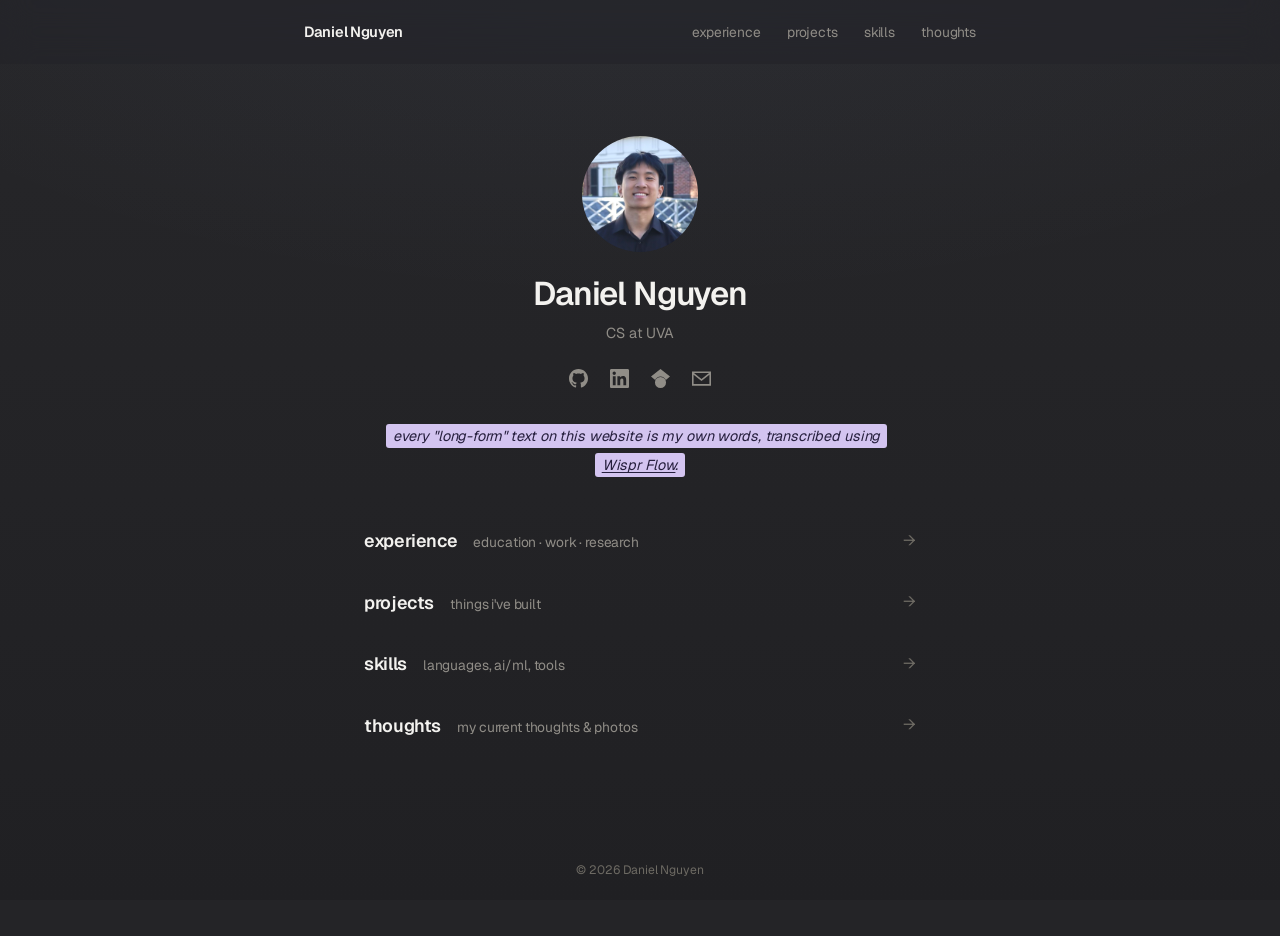
<file: index.html>
<!DOCTYPE html>
<html lang="en">
<head>
    <meta charset="UTF-8">
    <meta name="viewport" content="width=device-width, initial-scale=1.0">
    <title>Daniel Nguyen</title>
    <link rel="preconnect" href="https://fonts.googleapis.com">
    <link rel="preconnect" href="https://fonts.gstatic.com" crossorigin>
    <link href="https://fonts.googleapis.com/css2?family=Geist:wght@400;500;600&display=swap" rel="stylesheet">
    <link rel="stylesheet" href="style.css">
</head>
<body>
    <header class="topbar scrolled">
        <div class="topbar-inner">
            <a href="index.html" class="wordmark">Daniel Nguyen</a>
            <nav>
                <a href="experience.html">experience</a>
                <a href="projects.html">projects</a>
                <a href="skills.html">skills</a>
                <a href="blog.html">thoughts</a>
            </nav>
        </div>
    </header>

    <main class="page" style="max-width:600px;">
        <div class="panel reveal">
            <div class="head">
                <img src="profile.jpg" alt="Daniel Nguyen" class="avatar">
                <h1>Daniel Nguyen</h1>
                <p class="tag">CS at UVA</p>
                <div class="social">
                    <a href="https://github.com/nguyenvdan" target="_blank" rel="noopener" aria-label="GitHub">
                        <svg viewBox="0 0 24 24" aria-hidden="true"><path d="M12 0c-6.626 0-12 5.373-12 12 0 5.302 3.438 9.8 8.207 11.387.599.111.793-.261.793-.577v-2.234c-3.338.726-4.033-1.416-4.033-1.416-.546-1.387-1.333-1.756-1.333-1.756-1.089-.745.083-.729.083-.729 1.205.084 1.839 1.237 1.839 1.237 1.07 1.834 2.807 1.304 3.492.997.107-.775.418-1.305.762-1.604-2.665-.305-5.467-1.334-5.467-5.931 0-1.311.469-2.381 1.236-3.221-.124-.303-.535-1.524.117-3.176 0 0 1.008-.322 3.301 1.23.957-.266 1.983-.399 3.003-.404 1.02.005 2.047.138 3.006.404 2.291-1.552 3.297-1.23 3.297-1.23.653 1.653.242 2.874.118 3.176.77.84 1.235 1.911 1.235 3.221 0 4.609-2.807 5.624-5.479 5.921.43.372.823 1.102.823 2.222v3.293c0 .319.192.694.801.576 4.765-1.589 8.199-6.086 8.199-11.386 0-6.627-5.373-12-12-12z"/></svg>
                    </a>
                    <a href="https://www.linkedin.com/in/nguyendaniel24/" target="_blank" rel="noopener" aria-label="LinkedIn">
                        <svg viewBox="0 0 24 24" aria-hidden="true"><path d="M20.447 20.452h-3.554v-5.569c0-1.328-.027-3.037-1.852-3.037-1.853 0-2.136 1.445-2.136 2.939v5.667H9.351V9h3.414v1.561h.046c.477-.9 1.637-1.85 3.37-1.85 3.601 0 4.267 2.37 4.267 5.455v6.286zM5.337 7.433c-1.144 0-2.063-.926-2.063-2.065 0-1.138.92-2.063 2.063-2.063 1.14 0 2.064.925 2.064 2.063 0 1.139-.925 2.065-2.064 2.065zm1.782 13.019H3.555V9h3.564v11.452zM22.225 0H1.771C.792 0 0 .774 0 1.729v20.542C0 23.227.792 24 1.771 24h20.451C23.2 24 24 23.227 24 22.271V1.729C24 .774 23.2 0 22.222 0h.003z"/></svg>
                    </a>
                    <a href="https://scholar.google.com/citations?hl=en&amp;view_op=list_works&amp;user=AmJxU-oAAAAJ" target="_blank" rel="noopener" aria-label="Google Scholar">
                        <svg viewBox="0 0 24 24" aria-hidden="true"><path d="M5.242 13.769L0 9.5 12 0l12 9.5-5.242 4.269C17.548 11.249 14.978 9.5 12 9.5c-2.977 0-5.547 1.748-6.758 4.269zM12 10a7 7 0 1 0 0 14 7 7 0 0 0 0-14z"/></svg>
                    </a>
                    <a href="mailto:wjn9xd@virginia.edu" aria-label="Email">
                        <svg viewBox="0 0 24 24" aria-hidden="true"><path d="M0 3v18h24V3H0zm21.518 2L12 12.713 2.482 5h19.036zM2 19V7.183l10 8.104 10-8.104V19H2z"/></svg>
                    </a>
                </div>

                <p class="wispr"><span class="hl">every "long-form" text on this website is my own words, transcribed using <a href="https://wisprflow.ai" target="_blank" rel="noopener">Wispr Flow</a>.</span></p>
            </div>

            <div class="divider"></div>

            <a class="sxn" href="experience.html">
                <span class="sxn-title">experience</span>
                <span class="sxn-desc">education · work · research</span>
                <span class="sxn-arrow">→</span>
            </a>
            <a class="sxn" href="projects.html">
                <span class="sxn-title">projects</span>
                <span class="sxn-desc">things i've built</span>
                <span class="sxn-arrow">→</span>
            </a>
            <a class="sxn" href="skills.html">
                <span class="sxn-title">skills</span>
                <span class="sxn-desc">languages, ai/ml, tools</span>
                <span class="sxn-arrow">→</span>
            </a>
            <a class="sxn" href="blog.html">
                <span class="sxn-title">thoughts</span>
                <span class="sxn-desc">my current thoughts &amp; photos</span>
                <span class="sxn-arrow">→</span>
            </a>
        </div>
    </main>

    <footer>
        <div class="footer-inner">© 2026 Daniel Nguyen</div>
    </footer>

    <script>
        const obs = new IntersectionObserver((entries) => {
            entries.forEach(e => { if (e.isIntersecting) { e.target.classList.add('in'); obs.unobserve(e.target); } });
        }, { threshold: 0.04 });
        document.querySelectorAll('.reveal').forEach(el => obs.observe(el));
    </script>
    <script src="cursor.js"></script>
</body>
</html>
</file>
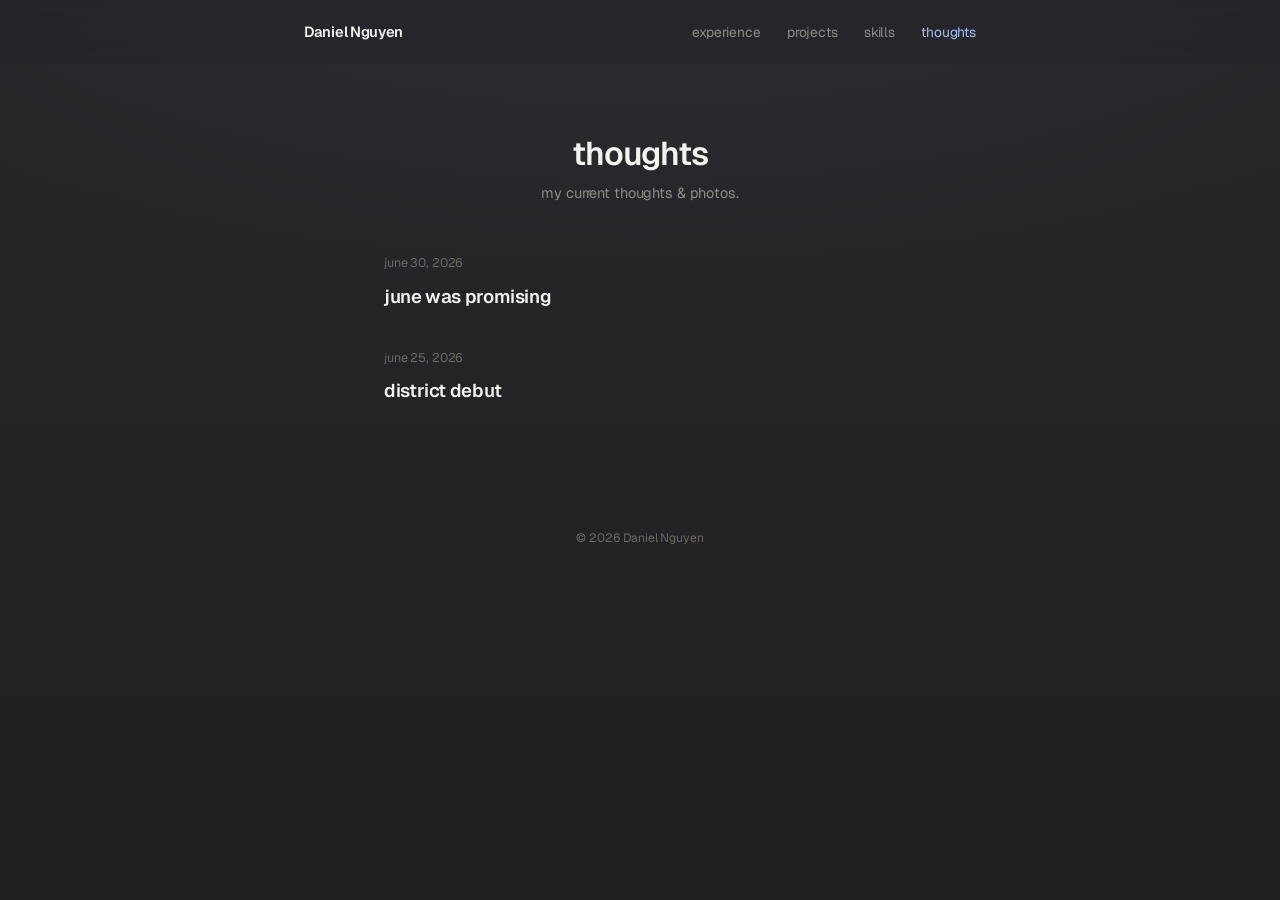
<file: blog.html>
<!DOCTYPE html>
<html lang="en">
<head>
    <meta charset="UTF-8">
    <meta name="viewport" content="width=device-width, initial-scale=1.0">
    <title>Thoughts – Daniel Nguyen</title>
    <link rel="preconnect" href="https://fonts.googleapis.com">
    <link rel="preconnect" href="https://fonts.gstatic.com" crossorigin>
    <link href="https://fonts.googleapis.com/css2?family=Geist:wght@400;500;600&display=swap" rel="stylesheet">
    <link rel="stylesheet" href="style.css">
</head>
<body>
    <header class="topbar scrolled">
        <div class="topbar-inner">
            <a href="index.html" class="wordmark">Daniel Nguyen</a>
            <nav>
                <a href="experience.html">experience</a>
                <a href="projects.html">projects</a>
                <a href="skills.html">skills</a>
                <a href="blog.html" class="active">thoughts</a>
            </nav>
        </div>
    </header>

    <main class="page" style="max-width:560px;">
        <div class="panel reveal">
            <div class="head">
                <h1>thoughts</h1>
                <p class="tag">my current thoughts &amp; photos.</p>
            </div>

            <div class="divider"></div>

            <!--
              To add an entry, copy this block and edit it:

              <a class="post" href="#">
                  <div class="date">2026 · 06 · 18</div>
                  <div class="title">Your entry title here</div>
              </a>
            -->
            <a class="post" href="june-was-promising.html">
                <div class="date">june 30, 2026</div>
                <div class="title">june was promising</div>
            </a>
            <a class="post" href="district-debut.html">
                <div class="date">june 25, 2026</div>
                <div class="title">district debut</div>
            </a>
        </div>
    </main>

    <footer>
        <div class="footer-inner">© 2026 Daniel Nguyen</div>
    </footer>

    <script>
        const obs = new IntersectionObserver((entries) => {
            entries.forEach(e => { if (e.isIntersecting) { e.target.classList.add('in'); obs.unobserve(e.target); } });
        }, { threshold: 0.04 });
        document.querySelectorAll('.reveal').forEach(el => obs.observe(el));
    </script>
    <script src="cursor.js"></script>
</body>
</html>
</file>
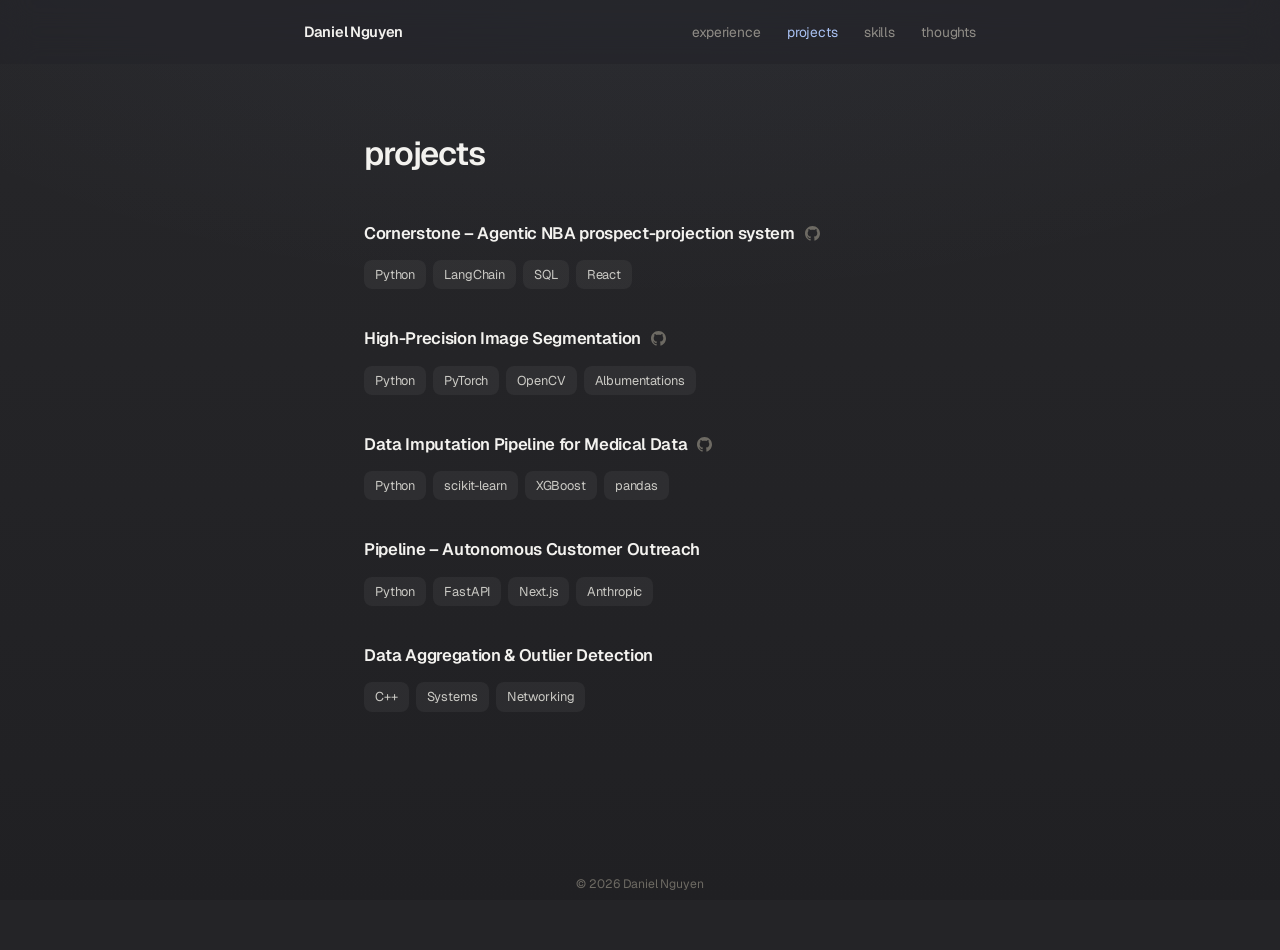
<file: projects.html>
<!DOCTYPE html>
<html lang="en">
<head>
    <meta charset="UTF-8">
    <meta name="viewport" content="width=device-width, initial-scale=1.0">
    <title>Projects – Daniel Nguyen</title>
    <link rel="preconnect" href="https://fonts.googleapis.com">
    <link rel="preconnect" href="https://fonts.gstatic.com" crossorigin>
    <link href="https://fonts.googleapis.com/css2?family=Geist:wght@400;500;600&display=swap" rel="stylesheet">
    <link rel="stylesheet" href="style.css">
</head>
<body>
    <header class="topbar scrolled">
        <div class="topbar-inner">
            <a href="index.html" class="wordmark">Daniel Nguyen</a>
            <nav>
                <a href="experience.html">experience</a>
                <a href="projects.html" class="active">projects</a>
                <a href="skills.html">skills</a>
                <a href="blog.html">thoughts</a>
            </nav>
        </div>
    </header>

    <main class="page" style="max-width:600px;">
        <div class="panel reveal">
            <div class="head" style="text-align:left;margin-bottom:20px;">
                <h1>projects</h1>
            </div>
            <div class="divider"></div>

            <div class="block">
                <a class="proj-item" href="https://github.com/nguyenvdan/cornerstone" target="_blank" rel="noopener">
                    <div class="proj-name">Cornerstone – Agentic NBA prospect-projection system<svg class="gh-icon" viewBox="0 0 24 24" aria-hidden="true"><path d="M12 0c-6.626 0-12 5.373-12 12 0 5.302 3.438 9.8 8.207 11.387.599.111.793-.261.793-.577v-2.234c-3.338.726-4.033-1.416-4.033-1.416-.546-1.387-1.333-1.756-1.333-1.756-1.089-.745.083-.729.083-.729 1.205.084 1.839 1.237 1.839 1.237 1.07 1.834 2.807 1.304 3.492.997.107-.775.418-1.305.762-1.604-2.665-.305-5.467-1.334-5.467-5.931 0-1.311.469-2.381 1.236-3.221-.124-.303-.535-1.524.117-3.176 0 0 1.008-.322 3.301 1.23.957-.266 1.983-.399 3.003-.404 1.02.005 2.047.138 3.006.404 2.291-1.552 3.297-1.23 3.297-1.23.653 1.653.242 2.874.118 3.176.77.84 1.235 1.911 1.235 3.221 0 4.609-2.807 5.624-5.479 5.921.43.372.823 1.102.823 2.222v3.293c0 .319.192.694.801.576 4.765-1.589 8.199-6.086 8.199-11.386 0-6.627-5.373-12-12-12z"/></svg></div>
                    <div class="tags"><span>Python</span><span>LangChain</span><span>SQL</span><span>React</span></div>
                </a>
                <a class="proj-item" href="https://github.com/nguyenvdan/DL-High-Precision-Image-Segmentation" target="_blank" rel="noopener">
                    <div class="proj-name">High-Precision Image Segmentation<svg class="gh-icon" viewBox="0 0 24 24" aria-hidden="true"><path d="M12 0c-6.626 0-12 5.373-12 12 0 5.302 3.438 9.8 8.207 11.387.599.111.793-.261.793-.577v-2.234c-3.338.726-4.033-1.416-4.033-1.416-.546-1.387-1.333-1.756-1.333-1.756-1.089-.745.083-.729.083-.729 1.205.084 1.839 1.237 1.839 1.237 1.07 1.834 2.807 1.304 3.492.997.107-.775.418-1.305.762-1.604-2.665-.305-5.467-1.334-5.467-5.931 0-1.311.469-2.381 1.236-3.221-.124-.303-.535-1.524.117-3.176 0 0 1.008-.322 3.301 1.23.957-.266 1.983-.399 3.003-.404 1.02.005 2.047.138 3.006.404 2.291-1.552 3.297-1.23 3.297-1.23.653 1.653.242 2.874.118 3.176.77.84 1.235 1.911 1.235 3.221 0 4.609-2.807 5.624-5.479 5.921.43.372.823 1.102.823 2.222v3.293c0 .319.192.694.801.576 4.765-1.589 8.199-6.086 8.199-11.386 0-6.627-5.373-12-12-12z"/></svg></div>
                    <div class="tags"><span>Python</span><span>PyTorch</span><span>OpenCV</span><span>Albumentations</span></div>
                </a>
                <a class="proj-item" href="https://github.com/nguyenvdan/dataimputemed" target="_blank" rel="noopener">
                    <div class="proj-name">Data Imputation Pipeline for Medical Data<svg class="gh-icon" viewBox="0 0 24 24" aria-hidden="true"><path d="M12 0c-6.626 0-12 5.373-12 12 0 5.302 3.438 9.8 8.207 11.387.599.111.793-.261.793-.577v-2.234c-3.338.726-4.033-1.416-4.033-1.416-.546-1.387-1.333-1.756-1.333-1.756-1.089-.745.083-.729.083-.729 1.205.084 1.839 1.237 1.839 1.237 1.07 1.834 2.807 1.304 3.492.997.107-.775.418-1.305.762-1.604-2.665-.305-5.467-1.334-5.467-5.931 0-1.311.469-2.381 1.236-3.221-.124-.303-.535-1.524.117-3.176 0 0 1.008-.322 3.301 1.23.957-.266 1.983-.399 3.003-.404 1.02.005 2.047.138 3.006.404 2.291-1.552 3.297-1.23 3.297-1.23.653 1.653.242 2.874.118 3.176.77.84 1.235 1.911 1.235 3.221 0 4.609-2.807 5.624-5.479 5.921.43.372.823 1.102.823 2.222v3.293c0 .319.192.694.801.576 4.765-1.589 8.199-6.086 8.199-11.386 0-6.627-5.373-12-12-12z"/></svg></div>
                    <div class="tags"><span>Python</span><span>scikit-learn</span><span>XGBoost</span><span>pandas</span></div>
                </a>
                <a class="proj-item" href="#">
                    <div class="proj-name">Pipeline – Autonomous Customer Outreach</div>
                    <div class="tags"><span>Python</span><span>FastAPI</span><span>Next.js</span><span>Anthropic</span></div>
                </a>
                <a class="proj-item" href="#">
                    <div class="proj-name">Data Aggregation &amp; Outlier Detection</div>
                    <div class="tags"><span>C++</span><span>Systems</span><span>Networking</span></div>
                </a>
            </div>
        </div>
    </main>

    <footer>
        <div class="footer-inner">© 2026 Daniel Nguyen</div>
    </footer>

    <script>
        const obs = new IntersectionObserver((entries) => {
            entries.forEach(e => { if (e.isIntersecting) { e.target.classList.add('in'); obs.unobserve(e.target); } });
        }, { threshold: 0.04 });
        document.querySelectorAll('.reveal').forEach(el => obs.observe(el));
    </script>
    <script src="cursor.js"></script>
</body>
</html>
</file>
<file: style.css>
/* ============================================================
   Daniel Nguyen — seamless, sans, quiet
   warm charcoal · Geist · no lines · minimal motion
   ============================================================ */
:root {
    --bg: #242427;
    --bg-2: #202023;
    --ink: #f3f2ef;
    --ink-soft: #cbcac5;
    --muted: #908d87;
    --faint: #6d6a63;

    --accent: #a9c1f2;

    --surface: rgba(255, 255, 255, 0.05);
    --surface-hover: rgba(255, 255, 255, 0.09);

    --sans: 'Geist', -apple-system, BlinkMacSystemFont, 'Segoe UI', Helvetica, Arial, sans-serif;

    --maxw: 720px;
    --pad: 24px;
    --r-md: 12px;
    --r-sm: 8px;
    --ease: cubic-bezier(0.22, 0.61, 0.36, 1);
}

* { margin: 0; padding: 0; box-sizing: border-box; }
html { scroll-behavior: smooth; -webkit-text-size-adjust: 100%; }

body {
    font-family: var(--sans);
    color: var(--ink-soft);
    line-height: 1.65;
    font-size: 16px;
    letter-spacing: -0.008em;
    -webkit-font-smoothing: antialiased;
    text-rendering: optimizeLegibility;
    min-height: 100vh;
    background-color: var(--bg);
}

::selection { background: var(--accent); color: #17181c; }

/* seamless depth — a soft, continuous wash (no lines) */
body::before {
    content: '';
    position: fixed;
    inset: 0;
    z-index: -1;
    pointer-events: none;
    background:
        radial-gradient(130% 80% at 50% -10%, rgba(169, 193, 242, 0.05), transparent 55%),
        linear-gradient(180deg, #262629 0%, var(--bg) 40%, var(--bg-2) 100%);
}

a { color: inherit; }
:focus-visible { outline: 2px solid var(--accent); outline-offset: 3px; border-radius: 3px; }

/* Wispr Flow note */
.wispr { text-align: center; margin: 34px 0 2px; font-size: 0.9rem; line-height: 2; }
.hl {
    background: #d3c4f0;
    color: #261f3d;
    font-style: italic;
    padding: 3px 7px;
    border-radius: 3px;
    box-decoration-break: clone;
    -webkit-box-decoration-break: clone;
}
.hl a { color: inherit; text-decoration: underline; text-underline-offset: 2px; text-decoration-thickness: 1px; white-space: nowrap; }
.hl-blue {
    background: #bcd0f4;
    color: #1f2a48;
    font-weight: 600;
    padding: 3px 9px;
    border-radius: 3px;
    box-decoration-break: clone;
    -webkit-box-decoration-break: clone;
}

.cursor-glow { display: none; }

/* ---------- Top bar — frosted, no border ---------- */
.topbar {
    position: sticky;
    top: 0;
    z-index: 50;
    background: rgba(36, 36, 40, 0.6);
    backdrop-filter: blur(16px) saturate(140%);
    -webkit-backdrop-filter: blur(16px) saturate(140%);
}
.topbar-inner {
    max-width: var(--maxw);
    margin: 0 auto;
    padding: 20px var(--pad);
    display: flex;
    justify-content: space-between;
    align-items: center;
}
.wordmark {
    font-size: 0.92rem;
    font-weight: 600;
    letter-spacing: -0.02em;
    color: var(--ink);
    text-decoration: none;
    transition: color 0.2s var(--ease);
}
.wordmark:hover { color: var(--muted); }
.topbar nav { display: flex; gap: 26px; }
.topbar nav a {
    font-size: 0.86rem;
    color: var(--muted);
    text-decoration: none;
    transition: color 0.2s var(--ease);
}
.topbar nav a:hover { color: var(--ink); }
.topbar nav a.active { color: var(--accent); }

/* ---------- Page ---------- */
.page { max-width: var(--maxw); margin: 0 auto; padding: 72px var(--pad) 64px; }
.panel { padding: 0; }

/* ---------- Header (centered) ---------- */
.head { text-align: center; margin-bottom: 20px; }
.avatar {
    width: 116px;
    height: 116px;
    object-fit: cover;
    border-radius: 50%;
    display: block;
    margin: 0 auto 24px;
}
.head h1 { font-size: 2.05rem; font-weight: 600; letter-spacing: -0.035em; color: var(--ink); line-height: 1.08; }
.head .tag { font-size: 0.9rem; color: var(--muted); margin-top: 10px; }
.social { display: flex; justify-content: center; gap: 22px; margin-top: 24px; }
.social a { display: inline-flex; }
.social a svg { width: 19px; height: 19px; fill: var(--muted); transition: fill 0.2s var(--ease); }
.social a:hover svg { fill: var(--ink); }

/* no visible divider — just breathing room */
.divider { height: 0; margin: 30px 0; border: 0; }

/* ---------- Homepage hub ---------- */
.sxn {
    display: flex;
    align-items: baseline;
    gap: 16px;
    padding: 16px 0;
    text-decoration: none;
    color: inherit;
}
.sxn-title { font-size: 1.12rem; font-weight: 600; letter-spacing: -0.02em; color: var(--ink); transition: color 0.2s var(--ease); }
.sxn-desc { font-size: 0.86rem; color: var(--muted); }
.sxn-arrow { margin-left: auto; align-self: center; color: var(--faint); transition: color 0.2s var(--ease); }
.sxn:hover .sxn-title,
.sxn:hover .sxn-arrow { color: var(--accent); }

/* ---------- Two-column body ---------- */
.cols { display: grid; grid-template-columns: 1fr 1fr; gap: 4px 52px; align-items: start; }
.col { min-width: 0; }

/* ---------- Blocks ---------- */
.block { margin-bottom: 40px; }
.col .block:last-child { margin-bottom: 0; }
.block-label {
    font-size: 0.72rem;
    letter-spacing: 0.16em;
    text-transform: uppercase;
    color: var(--faint);
    font-weight: 500;
    margin-bottom: 16px;
}
.entry {
    display: flex;
    justify-content: space-between;
    align-items: baseline;
    gap: 20px;
    padding: 7px 0;
    text-decoration: none;
    color: inherit;
    transition: opacity 0.2s var(--ease);
}
a.entry:hover { opacity: 0.6; }
.e-main { min-width: 0; font-size: 0.95rem; line-height: 1.5; }
.entry .org { color: var(--ink); font-weight: 600; }
.entry .role { color: var(--muted); }
.entry .role::before { content: "  ·  "; color: var(--faint); }
.entry .yr, .entry .stack { flex-shrink: 0; white-space: nowrap; font-size: 0.82rem; color: var(--faint); }

.lnk { color: inherit; text-decoration: none; border-bottom: 1px solid rgba(255,255,255,0.18); transition: border-color 0.2s var(--ease); }
.lnk:hover { border-color: var(--accent); }

/* projects */
.proj-item { display: block; text-decoration: none; color: inherit; padding: 18px 0; }
.proj-name { font-size: 1.04rem; font-weight: 600; letter-spacing: -0.02em; color: var(--ink); margin-bottom: 13px; display: flex; align-items: center; transition: color 0.2s var(--ease); }
.proj-item:hover .proj-name { color: var(--accent); }
.gh-icon { width: 15px; height: 15px; fill: var(--faint); margin-left: 10px; flex-shrink: 0; transition: fill 0.2s var(--ease); }
.proj-item:hover .gh-icon { fill: var(--accent); }

/* tags — soft pills, no borders */
.tags { display: flex; flex-wrap: wrap; gap: 7px; }
.tags span {
    font-size: 0.8rem;
    color: var(--ink-soft);
    background: var(--surface);
    border-radius: var(--r-sm);
    padding: 4px 11px;
}

/* publications */
.pub { margin-bottom: 20px; max-width: 62ch; }
.pub:last-child { margin-bottom: 0; }
.pub-title { font-size: 0.96rem; font-weight: 500; color: var(--ink); line-height: 1.55; }
a.pub-title { text-decoration: none; border-bottom: 1px solid rgba(255,255,255,0.18); padding-bottom: 1px; transition: border-color 0.2s var(--ease); }
a.pub-title:hover { border-color: var(--accent); }
.pub-meta { font-size: 0.8rem; color: var(--faint); margin-top: 6px; }

/* ---------- Skills ---------- */
.skill-line { display: flex; gap: 18px; align-items: baseline; padding: 12px 0; }
.skill-k { flex-shrink: 0; width: 84px; font-size: 0.78rem; color: var(--muted); text-transform: lowercase; padding-top: 4px; }

/* coursework */
.coursework { margin-top: 44px; }
.course-label { font-size: 0.72rem; letter-spacing: 0.16em; text-transform: uppercase; font-weight: 500; color: var(--faint); display: block; }
.course-list { margin-top: 18px; list-style: none; padding: 0; display: grid; grid-template-columns: 1fr 1fr; gap: 2px 40px; }
.course-list li { font-size: 0.92rem; line-height: 1.5; color: var(--muted); padding: 6px 0; }
@media (max-width: 540px) { .course-list { grid-template-columns: 1fr; } }

.mail { font-size: 0.95rem; color: var(--ink); text-decoration: none; border-bottom: 1px solid rgba(255,255,255,0.18); transition: border-color 0.2s var(--ease); }
.mail:hover { border-color: var(--accent); }

/* ---------- Legacy stage / modal (kept safe) ---------- */
.stage { min-height: 100vh; display: flex; flex-direction: column; align-items: center; justify-content: center; text-align: center; padding: 64px 24px; }
.stage .avatar { margin: 0 0 24px; }
.stage h1 { font-size: 2rem; font-weight: 600; letter-spacing: -0.03em; color: var(--ink); }
.stage .tag { font-size: 0.88rem; color: var(--muted); margin-top: 8px; }
.nav-min { display: flex; flex-wrap: wrap; justify-content: center; gap: 24px; margin-top: 30px; }
.nav-min a, .nav-min button { font-family: inherit; font-size: 0.92rem; color: var(--muted); background: none; border: none; padding: 0; cursor: pointer; text-decoration: none; transition: color 0.2s var(--ease); }
.nav-min a:hover, .nav-min button:hover { color: var(--ink); }
.stage .social { margin-top: 28px; }
.actions { display: flex; flex-wrap: wrap; justify-content: center; gap: 10px; margin-top: 28px; }
.action-btn { font-family: inherit; font-size: 0.88rem; color: var(--ink-soft); background: var(--surface); border: none; border-radius: 11px; padding: 12px 22px; cursor: pointer; transition: background 0.2s var(--ease), color 0.2s var(--ease); }
.action-btn:hover { color: var(--ink); background: var(--surface-hover); }
.modal-overlay { position: fixed; inset: 0; z-index: 100; display: flex; align-items: center; justify-content: center; padding: 24px; background: rgba(6, 6, 9, 0.62); backdrop-filter: blur(7px); -webkit-backdrop-filter: blur(7px); opacity: 0; pointer-events: none; transition: opacity 0.25s var(--ease); }
.modal-overlay.open { opacity: 1; pointer-events: auto; }
.modal { position: relative; width: 100%; max-width: 520px; max-height: 82vh; overflow-y: auto; background: rgba(28, 28, 32, 0.96); backdrop-filter: blur(26px); -webkit-backdrop-filter: blur(26px); border-radius: 18px; padding: 38px 34px; }
.modal-title { font-size: 0.72rem; letter-spacing: 0.16em; text-transform: uppercase; color: var(--faint); font-weight: 500; margin-bottom: 24px; }
.modal-close { position: absolute; top: 18px; right: 18px; width: 32px; height: 32px; display: flex; align-items: center; justify-content: center; background: var(--surface); border: none; border-radius: 50%; color: var(--muted); font-size: 1.15rem; line-height: 1; cursor: pointer; transition: color 0.2s var(--ease), background 0.2s var(--ease); }
.modal-close:hover { color: var(--ink); background: var(--surface-hover); }

/* ---------- Blog ---------- */
.about-text { font-size: 1.4rem; font-weight: 600; letter-spacing: -0.02em; color: var(--ink); line-height: 1.3; }
.about-sub { font-size: 0.98rem; color: var(--muted); margin-top: 12px; }
.post { display: block; text-decoration: none; color: inherit; padding: 18px 0; }
.post .date { font-size: 0.78rem; color: var(--faint); margin-bottom: 7px; text-transform: lowercase; }
.post .title { font-size: 1.16rem; font-weight: 600; letter-spacing: -0.02em; color: var(--ink); transition: color 0.2s var(--ease); }
.post:hover .title { color: var(--accent); }
.empty { font-size: 0.92rem; color: var(--muted); text-align: center; padding: 8px 0; }

/* ---------- Journal entry ---------- */
.entry-head { margin-bottom: 56px; }
.entry-head .date { font-size: 0.8rem; color: var(--faint); text-transform: lowercase; letter-spacing: 0.02em; margin-bottom: 12px; }
.entry-head h1 { font-size: clamp(2rem, 5vw, 2.8rem); font-weight: 600; letter-spacing: -0.035em; color: var(--ink); line-height: 1.05; }
.entry-back { display: inline-block; margin-bottom: 28px; font-size: 0.84rem; color: var(--muted); text-decoration: none; transition: color 0.2s var(--ease); }
.entry-back:hover { color: var(--ink); }

.ph.feature { position: relative; }
.feature-overlay { position: absolute; left: 0; right: 0; top: 0; padding: 22px 26px 34px; text-align: left; background: linear-gradient(to bottom, rgba(0,0,0,0.78), rgba(0,0,0,0.3) 50%, transparent); pointer-events: none; }
.feature-overlay .entry-back { display: inline-block; margin-bottom: 12px; font-size: 0.82rem; color: rgba(255,255,255,0.85); pointer-events: auto; }
.feature-overlay .entry-back:hover { color: #fff; }
.feature-overlay .date { font-size: 0.75rem; color: rgba(255,255,255,0.82); text-transform: lowercase; letter-spacing: 0.05em; margin-bottom: 4px; }
.feature-overlay h1 { font-size: clamp(1.7rem, 3.6vw, 2.4rem); font-weight: 600; letter-spacing: -0.03em; line-height: 1.05; color: #fff; margin: 0; }

.entry-main { padding: 48px 0 96px; }
.entry-col { max-width: 1120px; margin: 0 auto; padding: 0 36px; }
.entry-body { max-width: 1120px; margin: 44px auto 0; padding: 0 36px; display: grid; grid-template-columns: 1.35fr 1fr; gap: 48px; align-items: start; }

.ph { margin: 0; border-radius: var(--r-md); overflow: hidden; background: var(--surface); cursor: zoom-in; }
.ph img { width: 100%; height: 100%; object-fit: cover; display: block; }
.ph.feature { aspect-ratio: 3 / 2; }
.ph.feature img { object-position: center 42%; }

.photos { position: sticky; top: 88px; align-self: start; }
.photo-row { display: grid; grid-template-columns: 1fr 1.4fr 1fr; gap: 8px; height: 250px; margin-top: 8px; }
.photo-row .ph { height: 100%; }
.photo-row .ph img { object-position: center 28%; }
.photo-row .ph:nth-child(2) img { object-position: center 48%; }

.text-col { display: flex; flex-direction: column; gap: 18px; }
.text-col p { font-size: 1.05rem; line-height: 1.8; color: var(--ink-soft); margin: 0; max-width: 68ch; }
.text-col strong { color: var(--ink); font-weight: 600; }
.note p { font-size: 1.02rem; line-height: 1.72; color: var(--ink-soft); }
.note.empty { color: var(--faint); font-style: italic; font-size: 0.9rem; padding: 8px 0; }

@media (max-width: 720px) {
    .entry-col, .entry-body { padding: 0 22px; }
    .entry-body { grid-template-columns: 1fr; gap: 22px; }
    .photos { position: static; }
    .photo-row { height: 32vw; max-height: 210px; }
}

@media (min-width: 721px) and (min-height: 600px) and (hover: hover) and (pointer: fine) {
    body.entry-page { height: 100vh; overflow: hidden; display: flex; flex-direction: column; }
    .entry-page .topbar { flex-shrink: 0; }
    .entry-page .entry-main { flex: 1; min-height: 0; display: flex; flex-direction: column; padding: 16px 0; }
    .entry-page .entry-col { flex-shrink: 0; width: 100%; }
    .entry-page .entry-head { margin-bottom: 0; }
    .entry-page .entry-body { flex: 0 0 auto; width: 100%; height: clamp(360px, calc(100vh - 290px), 640px); margin: 22px auto 0; align-items: stretch; min-height: 0; }
    .entry-page .photos { position: static; height: 100%; display: flex; flex-direction: column; gap: 8px; min-height: 0; overflow: hidden; }
    .entry-page .ph.feature { flex: 0 0 auto; min-height: 0; aspect-ratio: 3 / 2; }
    .entry-page .photo-row { flex: 1 1 auto; min-height: 0; height: auto; margin-top: 0; }
    .entry-page .text-col { height: 100%; overflow-y: auto; padding-right: 14px; }
    .entry-page footer { display: none; }
    .entry-page .text-col::-webkit-scrollbar { width: 5px; }
    .entry-page .text-col::-webkit-scrollbar-thumb { background: rgba(255,255,255,0.14); border-radius: 3px; }
    .entry-page .text-col::-webkit-scrollbar-track { background: transparent; }
}

@media (hover: none) { .photos { position: static; } }

/* lightbox */
.lightbox { position: fixed; inset: 0; z-index: 1000; background: rgba(8, 8, 10, 0.94); backdrop-filter: blur(6px); -webkit-backdrop-filter: blur(6px); display: flex; align-items: center; justify-content: center; padding: 28px; cursor: zoom-out; opacity: 0; pointer-events: none; transition: opacity 0.25s var(--ease); }
.lightbox.open { opacity: 1; pointer-events: auto; }
.lightbox img { max-width: 93vw; max-height: 91vh; object-fit: contain; border-radius: var(--r-md); }

/* ---------- Footer ---------- */
footer { max-width: var(--maxw); margin: 0 auto; padding: 40px var(--pad) 56px; text-align: center; }
.footer-inner { font-size: 0.76rem; color: var(--faint); }

/* ---------- Motion — one quiet fade, nothing else ---------- */
.reveal { opacity: 0; transition: opacity 0.6s var(--ease); }
.reveal.in { opacity: 1; }
@media (prefers-reduced-motion: reduce) {
    .reveal { opacity: 1; transition: none; }
    html { scroll-behavior: auto; }
}

/* ---------- Responsive ---------- */
@media (max-width: 560px) {
    .head h1 { font-size: 1.72rem; }
    .topbar nav { gap: 18px; }
    .entry { flex-direction: column; gap: 3px; }
}
</file>
